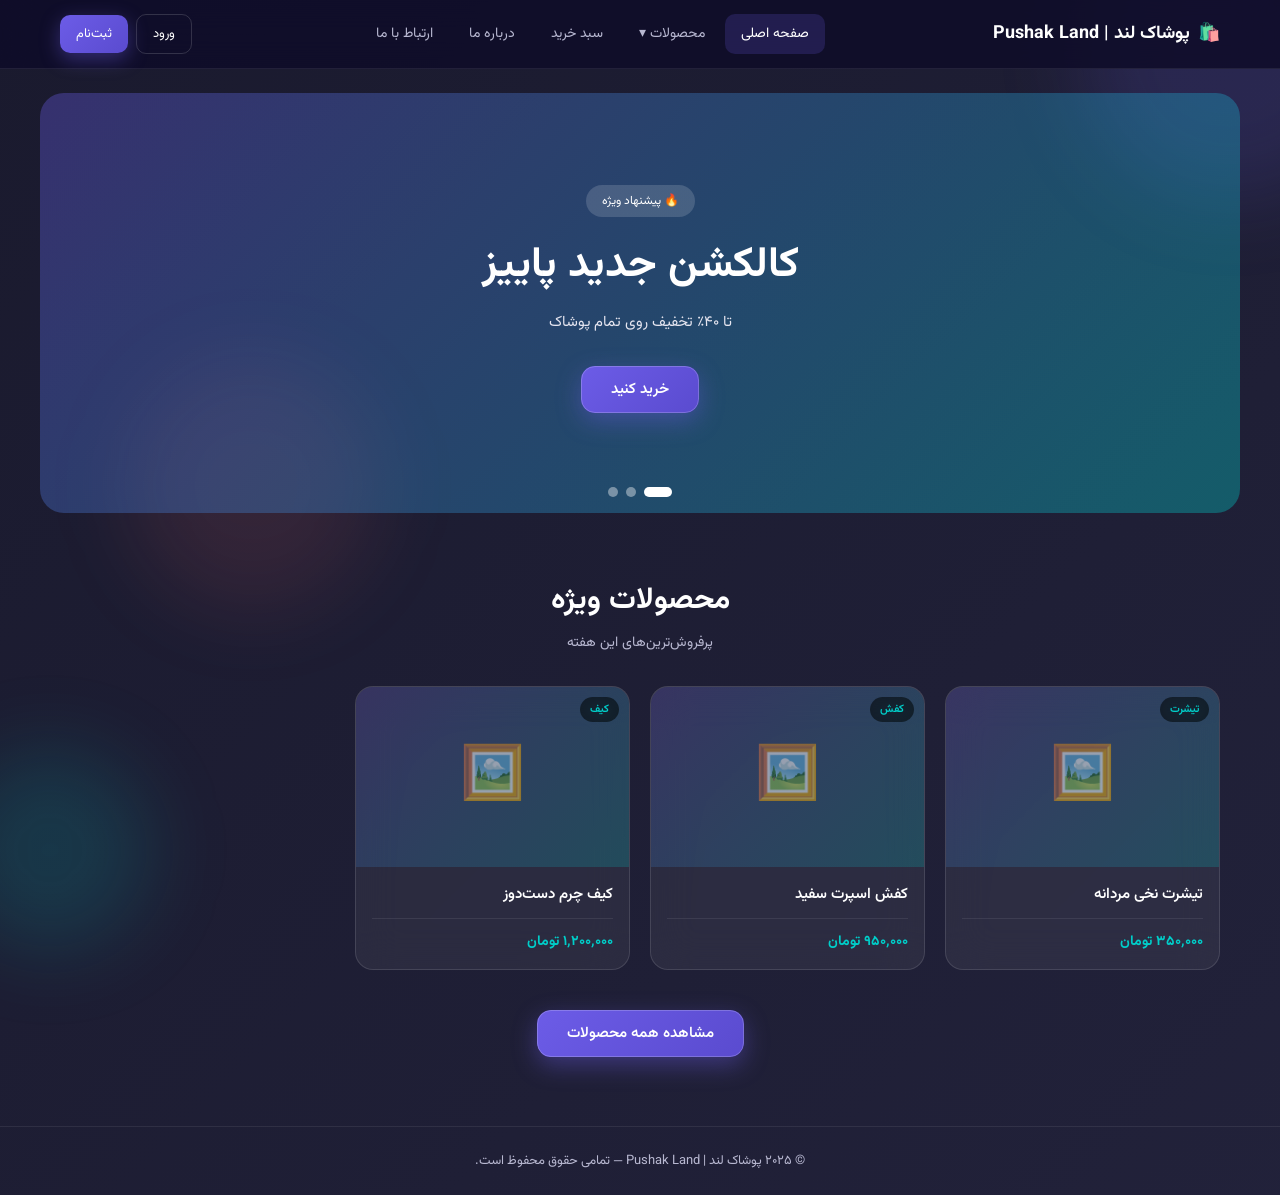
<file: index.html>
<!-- ============ index.html ============ -->
<!DOCTYPE html>
<html lang="fa" dir="rtl">
<head>
<meta charset="UTF-8">
<meta name="viewport" content="width=device-width, initial-scale=1.0">
<title>پوشاک لند | Pushak Land</title>
<link rel="stylesheet" href="style.css">
<link rel="stylesheet" href="shop.css">
</head>
<body class="shop-body">

<div class="bubble"></div>
<div class="bubble"></div>
<div class="bubble"></div>

<!-- هدر مشترک (توسط shop.js ساخته می‌شود) -->
<div id="siteHeader"></div>

<!-- اسلایدر تبلیغات -->
<section class="hero-slider">
  <div class="slide active">
    <div class="slide-content">
      <span class="slide-badge">🔥 پیشنهاد ویژه</span>
      <h1>کالکشن جدید پاییز</h1>
      <p>تا ۴۰٪ تخفیف روی تمام پوشاک</p>
      <a href="products.html" class="btn">خرید کنید</a>
    </div>
  </div>
  <div class="slide">
    <div class="slide-content">
      <span class="slide-badge">👟 جدید</span>
      <h1>کفش‌های اسپرت</h1>
      <p>راحتی و استایل در یک قدم</p>
      <a href="products.html?cat=کفش" class="btn">مشاهده</a>
    </div>
  </div>
  <div class="slide">
    <div class="slide-content">
      <span class="slide-badge">🎒 کیف و اکسسوری</span>
      <h1>استایل خودت را بساز</h1>
      <p>کیف‌های دست‌دوز با کیفیت</p>
      <a href="products.html?cat=کیف" class="btn">مشاهده</a>
    </div>
  </div>
  <div class="slider-dots">
    <span class="dot active" data-i="0"></span>
    <span class="dot" data-i="1"></span>
    <span class="dot" data-i="2"></span>
  </div>
</section>

<!-- محصولات ویژه -->
<section class="section">
  <h2 class="section-title">محصولات ویژه</h2>
  <p class="section-subtitle">پرفروش‌ترین‌های این هفته</p>
  <div class="products-grid" id="featuredGrid"></div>
  <div class="section-more">
    <a href="products.html" class="btn">مشاهده همه محصولات</a>
  </div>
</section>

<!-- فوتر -->
<footer class="shop-footer">
  <p>© ۲۰۲۵ پوشاک لند | Pushak Land — تمامی حقوق محفوظ است.</p>
</footer>

<script src="auth.js"></script>
<script src="shop.js"></script>
<script>
  initHeader('index');
  renderFeatured();
  initSlider();
</script>
</body>
</html>
</file>
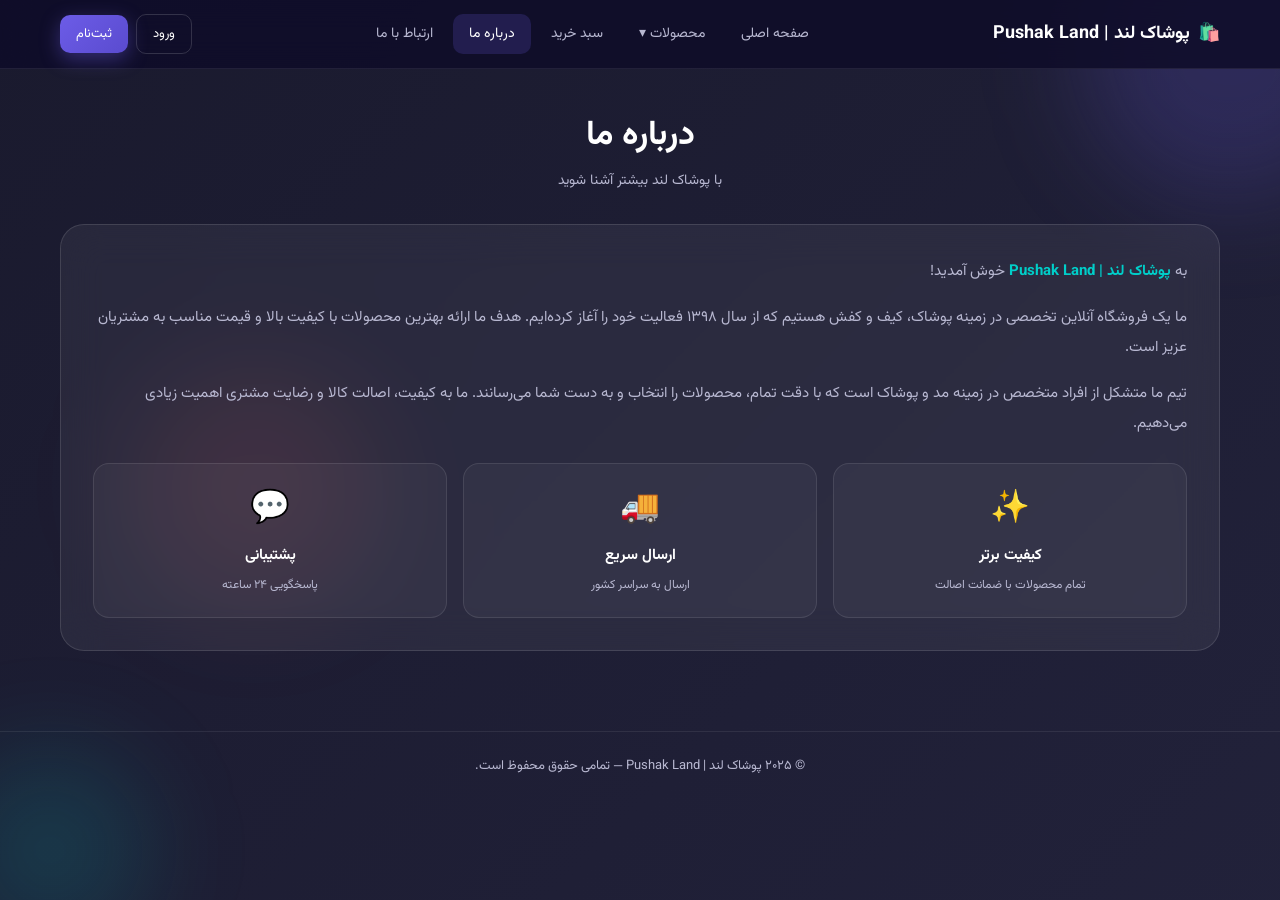
<file: about.html>
<!DOCTYPE html>
<html lang="fa" dir="rtl">
<head>
<meta charset="UTF-8">
<meta name="viewport" content="width=device-width, initial-scale=1.0">
<title>درباره ما | پوشاک لند</title>
<link rel="stylesheet" href="style.css">
<link rel="stylesheet" href="shop.css">
</head>
<body class="shop-body">

<div class="bg-bubble bubble-1"></div>
<div class="bg-bubble bubble-2"></div>
<div class="bg-bubble bubble-3"></div>

<div id="siteHeader"></div>

<main class="page-container">
  <h1 class="page-title">درباره ما</h1>
  <p class="page-subtitle">با پوشاک لند بیشتر آشنا شوید</p>

  <div class="about-content">
    <p>به <strong>پوشاک لند | Pushak Land</strong> خوش آمدید!</p>
    <p>ما یک فروشگاه آنلاین تخصصی در زمینه پوشاک، کیف و کفش هستیم که از سال ۱۳۹۸ فعالیت خود را آغاز کرده‌ایم. هدف ما ارائه بهترین محصولات با کیفیت بالا و قیمت مناسب به مشتریان عزیز است.</p>
    <p>تیم ما متشکل از افراد متخصص در زمینه مد و پوشاک است که با دقت تمام، محصولات را انتخاب و به دست شما می‌رسانند. ما به کیفیت، اصالت کالا و رضایت مشتری اهمیت زیادی می‌دهیم.</p>
    
    <div class="about-features">
      <div class="feature-card">
        <span class="feature-icon">✨</span>
        <h3>کیفیت برتر</h3>
        <p>تمام محصولات با ضمانت اصالت</p>
      </div>
      <div class="feature-card">
        <span class="feature-icon">🚚</span>
        <h3>ارسال سریع</h3>
        <p>ارسال به سراسر کشور</p>
      </div>
      <div class="feature-card">
        <span class="feature-icon">💬</span>
        <h3>پشتیبانی</h3>
        <p>پاسخگویی ۲۴ ساعته</p>
      </div>
    </div>
  </div>
</main>

<footer class="shop-footer">
  <p>© ۲۰۲۵ پوشاک لند | Pushak Land — تمامی حقوق محفوظ است.</p>
</footer>

<script src="auth.js"></script>
<script src="shop.js"></script>
<script>
  initHeader('about');
</script>
</body>
</html>
</file>
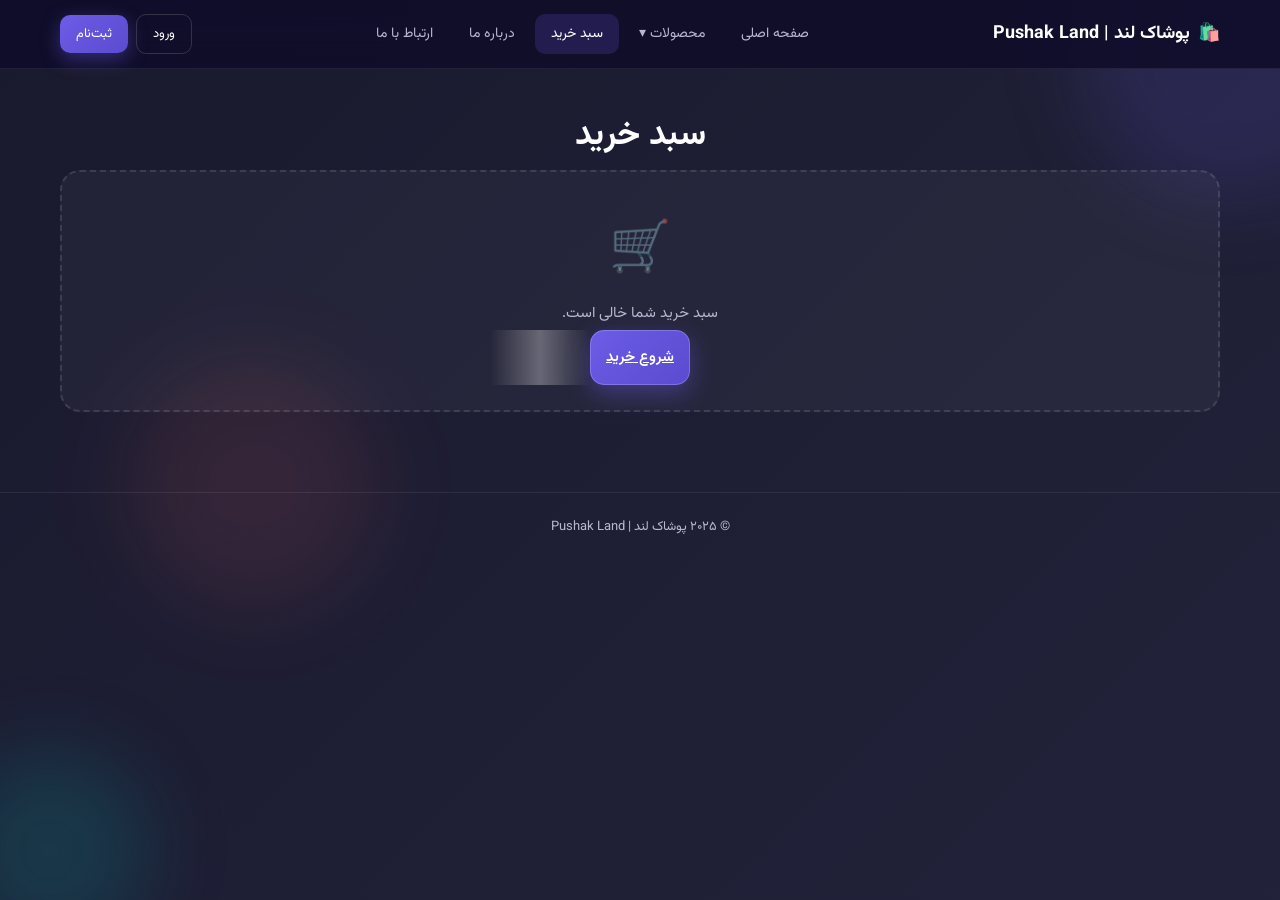
<file: cart.html>
<!-- ============ cart.html ============ -->
<!DOCTYPE html>
<html lang="fa" dir="rtl">
<head>
<meta charset="UTF-8">
<meta name="viewport" content="width=device-width, initial-scale=1.0">
<title>سبد خرید | پوشاک لند</title>
<link rel="stylesheet" href="style.css">
<link rel="stylesheet" href="shop.css">
</head>
<body class="shop-body">

<div class="bubble"></div>
<div class="bubble"></div>
<div class="bubble"></div>

<div id="siteHeader"></div>

<main class="page-container">
  <h1 class="page-title">سبد خرید</h1>
  <div id="cartContent"></div>
</main>

<footer class="shop-footer">
  <p>© ۲۰۲۵ پوشاک لند | Pushak Land</p>
</footer>

<script src="auth.js"></script>
<script src="shop.js"></script>
<script>
  initHeader('cart');
  renderCart();
</script>
</body>
</html>
</file>
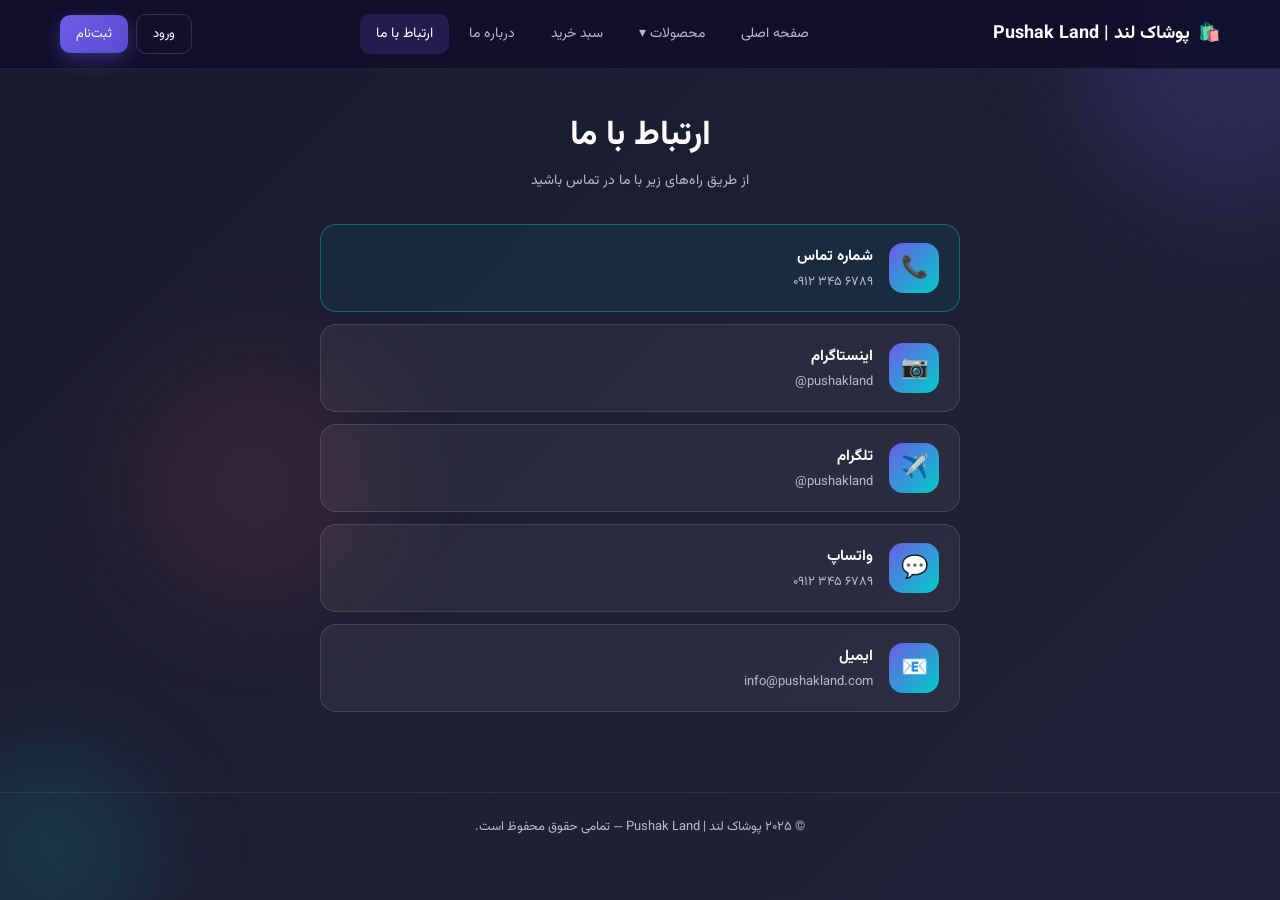
<file: contact.html>
<!DOCTYPE html>
<html lang="fa" dir="rtl">
<head>
<meta charset="UTF-8">
<meta name="viewport" content="width=device-width, initial-scale=1.0">
<title>ارتباط با ما | پوشاک لند</title>
<link rel="stylesheet" href="style.css">
<link rel="stylesheet" href="shop.css">
</head>
<body class="shop-body">

<div class="bg-bubble bubble-1"></div>
<div class="bg-bubble bubble-2"></div>
<div class="bg-bubble bubble-3"></div>

<div id="siteHeader"></div>

<main class="page-container">
  <h1 class="page-title">ارتباط با ما</h1>
  <p class="page-subtitle">از طریق راه‌های زیر با ما در تماس باشید</p>

  <div class="contact-list">
    
    <!-- شماره تماس (اولویت اول) -->
    <a href="tel:+989123456789" class="contact-item phone">
      <span class="contact-icon">📞</span>
      <div class="contact-info">
        <h3>شماره تماس</h3>
        <p>۰۹۱۲ ۳۴۵ ۶۷۸۹</p>
      </div>
    </a>

    <!-- اینستاگرام -->
    <a href="https://instagram.com/pushakland" target="_blank" class="contact-item">
      <span class="contact-icon">📷</span>
      <div class="contact-info">
        <h3>اینستاگرام</h3>
        <p>@pushakland</p>
      </div>
    </a>

    <!-- تلگرام -->
    <a href="https://t.me/pushakland" target="_blank" class="contact-item">
      <span class="contact-icon">✈️</span>
      <div class="contact-info">
        <h3>تلگرام</h3>
        <p>@pushakland</p>
      </div>
    </a>

    <!-- واتساپ -->
    <a href="https://wa.me/989123456789" target="_blank" class="contact-item">
      <span class="contact-icon">💬</span>
      <div class="contact-info">
        <h3>واتساپ</h3>
        <p>۰۹۱۲ ۳۴۵ ۶۷۸۹</p>
      </div>
    </a>

    <!-- ایمیل -->
    <a href="mailto:info@pushakland.com" class="contact-item">
      <span class="contact-icon">📧</span>
      <div class="contact-info">
        <h3>ایمیل</h3>
        <p>info@pushakland.com</p>
      </div>
    </a>

  </div>
</main>

<footer class="shop-footer">
  <p>© ۲۰۲۵ پوشاک لند | Pushak Land — تمامی حقوق محفوظ است.</p>
</footer>

<script src="auth.js"></script>
<script src="shop.js"></script>
<script>
  initHeader('contact');
</script>
</body>
</html>
</file>
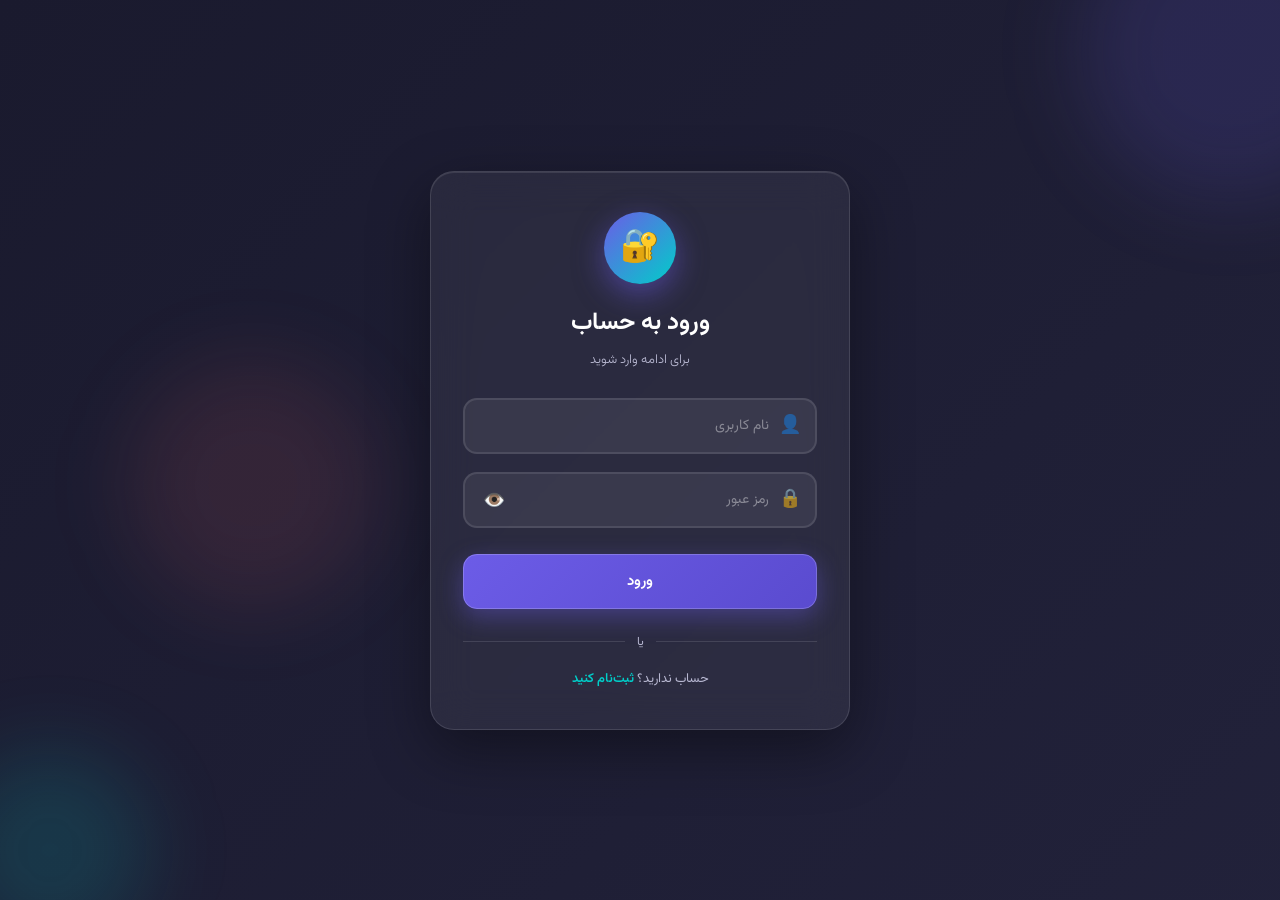
<file: login.html>
<!-- ============ login.html ============ -->
<!DOCTYPE html>
<html lang="fa" dir="rtl">
<head>
<meta charset="UTF-8">
<meta name="viewport" content="width=device-width, initial-scale=1.0">
<title>ورود</title>
<link rel="stylesheet" href="style.css">
</head>
<body>

<div class="bubble"></div>
<div class="bubble"></div>
<div class="bubble"></div>

<div class="container">
  <div class="card" id="loginPage">
    <div class="icon-circle">🔐</div>
    <h2>ورود به حساب</h2>
    <p class="subtitle">برای ادامه وارد شوید</p>

    <div class="message" id="loginMsg"></div>

    <form id="loginForm">
      <div class="input-group">
        <input type="text" id="loginUser" placeholder="نام کاربری" autocomplete="username" required>
        <span class="icon">👤</span>
      </div>
      <div class="input-group">
        <input type="password" id="loginPass" placeholder="رمز عبور" autocomplete="current-password" required>
        <span class="icon">🔒</span>
        <button type="button" class="toggle-pass" onclick="togglePassword('loginPass', this)">👁️</button>
      </div>
      <button type="submit" class="btn">ورود</button>
    </form>

    <div class="divider">یا</div>
    <p class="switch-text">حساب ندارید؟ <a href="register.html">ثبت‌نام کنید</a></p>
  </div>
</div>

<script src="auth.js"></script>
</body>
</html>
</file>
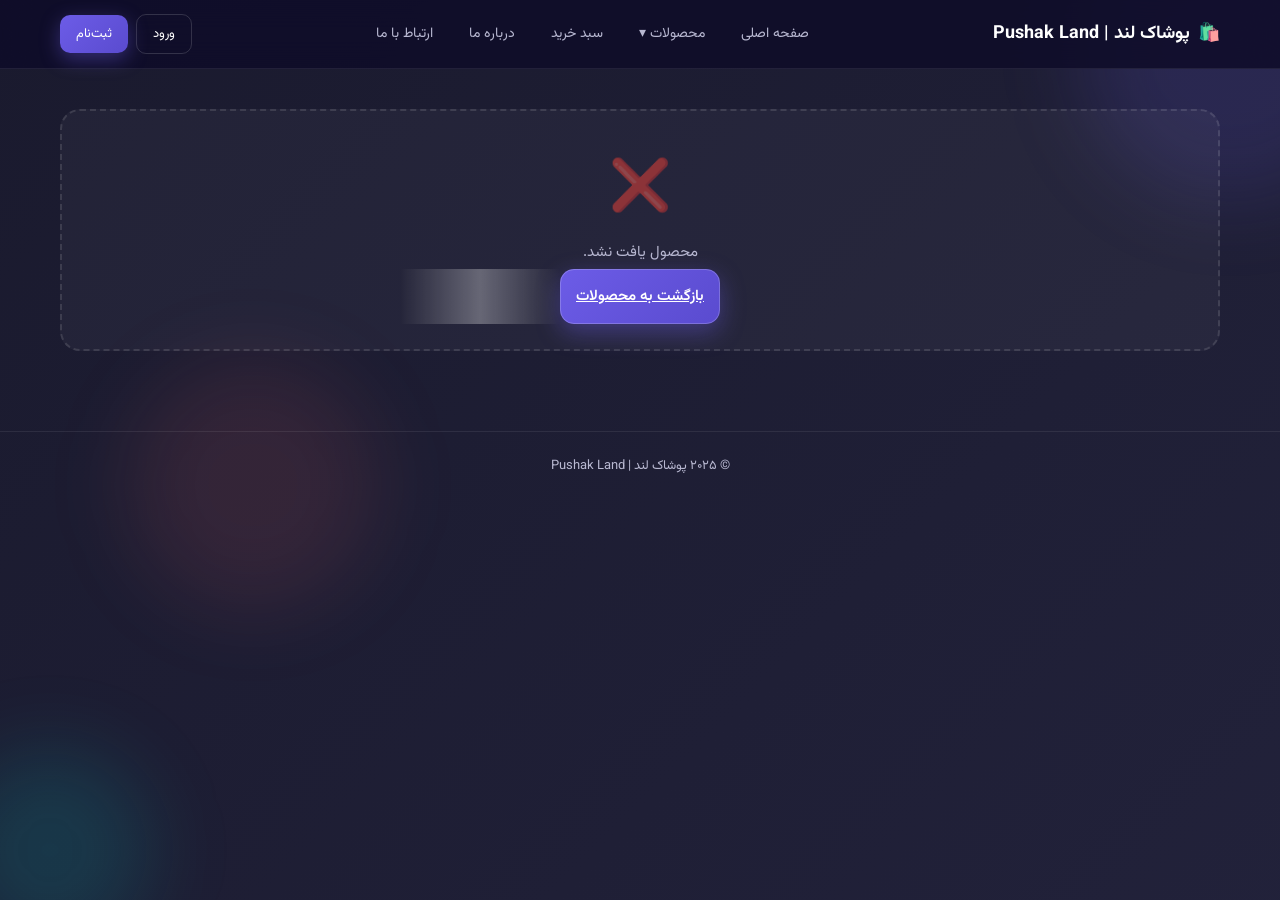
<file: product.html>
<!-- ============ product.html ============ -->
<!DOCTYPE html>
<html lang="fa" dir="rtl">
<head>
<meta charset="UTF-8">
<meta name="viewport" content="width=device-width, initial-scale=1.0">
<title>جزئیات محصول | پوشاک لند</title>
<link rel="stylesheet" href="style.css">
<link rel="stylesheet" href="shop.css">
</head>
<body class="shop-body">

<div class="bubble"></div>
<div class="bubble"></div>
<div class="bubble"></div>

<div id="siteHeader"></div>

<main class="page-container">
  <div id="productDetail"></div>
</main>

<footer class="shop-footer">
  <p>© ۲۰۲۵ پوشاک لند | Pushak Land</p>
</footer>

<script src="auth.js"></script>
<script src="shop.js"></script>
<script>
  initHeader('');
  renderProductDetail();
</script>
</body>
</html>
</file>
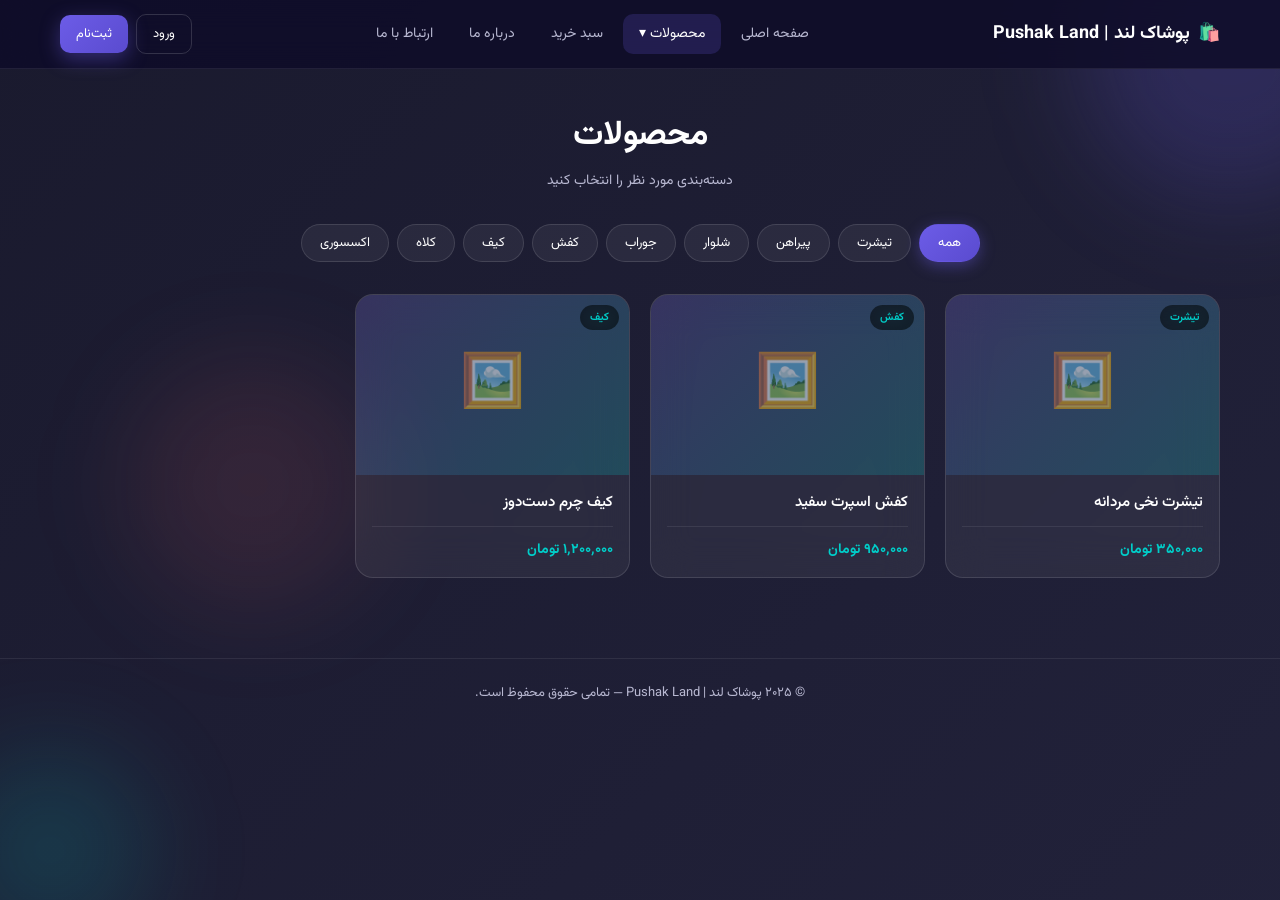
<file: products.html>
<!DOCTYPE html>
<html lang="fa" dir="rtl">
<head>
<meta charset="UTF-8">
<meta name="viewport" content="width=device-width, initial-scale=1.0">
<title>محصولات | پوشاک لند</title>
<link rel="stylesheet" href="style.css">
<link rel="stylesheet" href="shop.css">
</head>
<body class="shop-body">

<div class="bg-bubble bubble-1"></div>
<div class="bg-bubble bubble-2"></div>
<div class="bg-bubble bubble-3"></div>

<div id="siteHeader"></div>

<main class="page-container">
  <h1 class="page-title">محصولات</h1>
  <p class="page-subtitle">دسته‌بندی مورد نظر را انتخاب کنید</p>

  <!-- فیلتر دسته‌بندی (تب‌ها) -->
  <div class="category-tabs" id="categoryTabs"></div>

  <!-- گرید محصولات -->
  <div class="products-grid" id="productsGrid"></div>
  
  <!-- حالت خالی بودن (بدون دکمه آپلود) -->
  <div class="empty-state" id="emptyState" style="display:none;">
    <span>📦</span>
    <p>محصولی در این دسته یافت نشد.</p>
    <p style="font-size: 13px; opacity: 0.7;">(لطفاً لیست محصولات را در فایل products.json بررسی کنید)</p>
  </div>
</main>

<footer class="shop-footer">
  <p>© ۲۰۲۵ پوشاک لند | Pushak Land — تمامی حقوق محفوظ است.</p>
</footer>

<script src="auth.js"></script>
<script src="shop.js"></script>
<script>
  initHeader('products');
  initCategoryTabs();
  renderProductsPage();
</script>
</body>
</html>
</file>
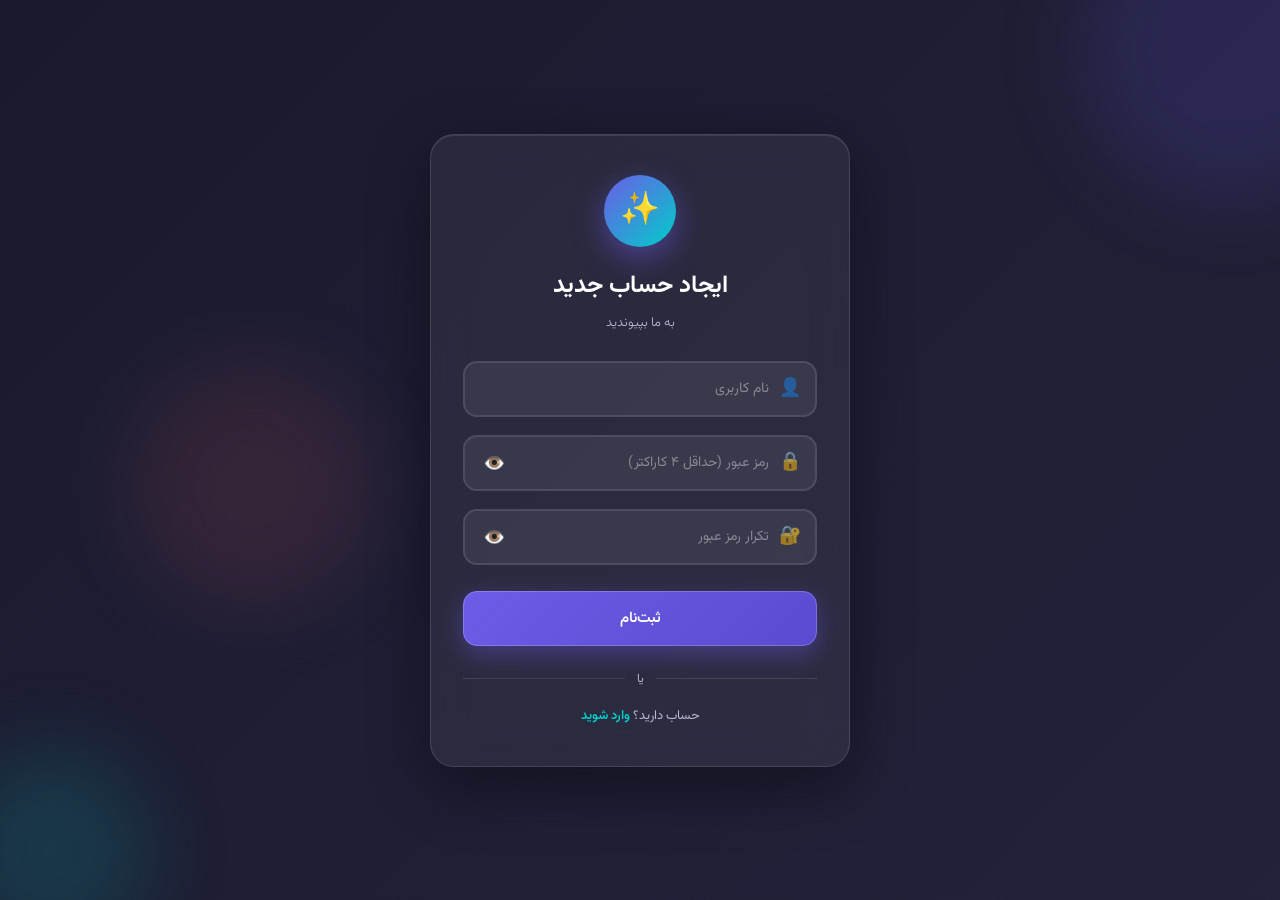
<file: register.html>
<!-- ============ register.html ============ -->
<!DOCTYPE html>
<html lang="fa" dir="rtl">
<head>
<meta charset="UTF-8">
<meta name="viewport" content="width=device-width, initial-scale=1.0">
<title>ثبت‌نام</title>
<link rel="stylesheet" href="style.css">
</head>
<body>

<div class="bubble"></div>
<div class="bubble"></div>
<div class="bubble"></div>

<div class="container">
  <div class="card" id="registerPage">
    <div class="icon-circle">✨</div>
    <h2>ایجاد حساب جدید</h2>
    <p class="subtitle">به ما بپیوندید</p>

    <div class="message" id="registerMsg"></div>

    <form id="registerForm">
      <div class="input-group">
        <input type="text" id="regUser" placeholder="نام کاربری" autocomplete="username" required>
        <span class="icon">👤</span>
      </div>
      <div class="input-group">
        <input type="password" id="regPass" placeholder="رمز عبور (حداقل ۴ کاراکتر)" autocomplete="new-password" required>
        <span class="icon">🔒</span>
        <button type="button" class="toggle-pass" onclick="togglePassword('regPass', this)">👁️</button>
      </div>
      <div class="input-group">
        <input type="password" id="regPass2" placeholder="تکرار رمز عبور" autocomplete="new-password" required>
        <span class="icon">🔐</span>
        <button type="button" class="toggle-pass" onclick="togglePassword('regPass2', this)">👁️</button>
      </div>
      <button type="submit" class="btn">ثبت‌نام</button>
    </form>

    <div class="divider">یا</div>
    <p class="switch-text">حساب دارید؟ <a href="login.html">وارد شوید</a></p>
  </div>
</div>

<script src="auth.js"></script>
</body>
</html>
</file>
<file: style.css>
/* ============ style.css ============ */
@import url('https://fonts.googleapis.com/css2?family=Vazirmatn:wght@300;400;600;700&display=swap');

* { margin: 0; padding: 0; box-sizing: border-box; }

:root {
  --primary: #6c5ce7;
  --primary-dark: #5a4bcf;
  --secondary: #00cec9;
  --bg-dark: #0f0c29;
  --bg-mid: #302b63;
  --bg-light: #24243e;
  --text: #ffffff;
  --text-muted: #b8b8d1;
  --error: #ff6b6b;
  --success: #51cf66;
}

body {
  font-family: 'Vazirmatn', Tahoma, sans-serif;
  min-height: 100vh;
  display: flex;
  justify-content: center;
  align-items: center;
  background: linear-gradient(-45deg, var(--bg-dark), var(--bg-mid), var(--bg-light), #1a1a2e);
  background-size: 400% 400%;
  animation: gradientShift 12s ease infinite;
  padding: 20px;
  overflow: hidden;
}

@keyframes gradientShift {
  0% { background-position: 0% 50%; }
  50% { background-position: 100% 50%; }
  100% { background-position: 0% 50%; }
}

.bubble {
  position: fixed;
  border-radius: 50%;
  background: rgba(108, 92, 231, 0.15);
  animation: float 15s infinite ease-in-out;
  pointer-events: none;
  filter: blur(40px);
}
.bubble:nth-child(1) { width: 300px; height: 300px; top: -100px; right: -100px; animation-delay: 0s; }
.bubble:nth-child(2) { width: 200px; height: 200px; bottom: -50px; left: -50px; background: rgba(0, 206, 201, 0.15); animation-delay: 3s; }
.bubble:nth-child(3) { width: 250px; height: 250px; top: 40%; left: 10%; background: rgba(255, 107, 107, 0.1); animation-delay: 6s; }

@keyframes float {
  0%, 100% { transform: translate(0, 0) scale(1); }
  33% { transform: translate(30px, -30px) scale(1.1); }
  66% { transform: translate(-20px, 20px) scale(0.9); }
}

.container {
  position: relative;
  width: 100%;
  max-width: 420px;
  z-index: 10;
}

.card {
  background: rgba(255, 255, 255, 0.06);
  backdrop-filter: blur(20px);
  -webkit-backdrop-filter: blur(20px);
  border: 1px solid rgba(255, 255, 255, 0.12);
  border-radius: 24px;
  padding: 40px 32px;
  box-shadow: 0 20px 60px rgba(0, 0, 0, 0.4), inset 0 1px 0 rgba(255, 255, 255, 0.1);
  animation: cardIn 0.7s cubic-bezier(0.16, 1, 0.3, 1);
  transition: transform 0.3s ease;
}

@keyframes cardIn {
  from { opacity: 0; transform: translateY(30px) scale(0.95); }
  to { opacity: 1; transform: translateY(0) scale(1); }
}

.card.hidden { display: none; }

.icon-circle {
  width: 72px;
  height: 72px;
  margin: 0 auto 20px;
  border-radius: 50%;
  display: flex;
  align-items: center;
  justify-content: center;
  background: linear-gradient(135deg, var(--primary), var(--secondary));
  box-shadow: 0 10px 30px rgba(108, 92, 231, 0.5);
  animation: pulse 2.5s ease-in-out infinite;
  font-size: 32px;
}

@keyframes pulse {
  0%, 100% { box-shadow: 0 10px 30px rgba(108, 92, 231, 0.5); }
  50% { box-shadow: 0 10px 45px rgba(108, 92, 231, 0.8); }
}

h2 {
  text-align: center;
  color: var(--text);
  font-size: 24px;
  font-weight: 700;
  margin-bottom: 8px;
}

.subtitle {
  text-align: center;
  color: var(--text-muted);
  font-size: 13px;
  margin-bottom: 28px;
  font-weight: 300;
}

.input-group {
  position: relative;
  margin-bottom: 18px;
}

.input-group .icon {
  position: absolute;
  right: 16px;
  top: 50%;
  transform: translateY(-50%);
  font-size: 18px;
  opacity: 0.6;
  transition: all 0.3s;
}

input {
  width: 100%;
  padding: 15px 46px 15px 16px;
  background: rgba(255, 255, 255, 0.07);
  border: 2px solid rgba(255, 255, 255, 0.1);
  border-radius: 14px;
  color: var(--text);
  font-family: inherit;
  font-size: 14px;
  outline: none;
  transition: all 0.3s cubic-bezier(0.16, 1, 0.3, 1);
}

input::placeholder { color: rgba(255, 255, 255, 0.4); }

input:focus {
  border-color: var(--primary);
  background: rgba(108, 92, 231, 0.1);
  box-shadow: 0 0 0 4px rgba(108, 92, 231, 0.15);
}

input:focus + .icon { opacity: 1; color: var(--secondary); }

.btn {
  width: 100%;
  padding: 16px;
  border: none;
  border-radius: 14px;
  font-family: inherit;
  font-size: 15px;
  font-weight: 600;
  color: #fff;
  cursor: pointer;
  position: relative;
  overflow: hidden;
  background: linear-gradient(135deg, var(--primary), var(--primary-dark));
  box-shadow: 0 8px 25px rgba(108, 92, 231, 0.4);
  transition: all 0.3s cubic-bezier(0.16, 1, 0.3, 1);
  margin-top: 8px;
}

.btn::before {
  content: '';
  position: absolute;
  top: 0;
  left: -100%;
  width: 100%;
  height: 100%;
  background: linear-gradient(90deg, transparent, rgba(255, 255, 255, 0.3), transparent);
  transition: left 0.5s;
}

.btn:hover {
  transform: translateY(-3px);
  box-shadow: 0 14px 35px rgba(108, 92, 231, 0.6);
}

.btn:hover::before { left: 100%; }

.btn:active { transform: translateY(-1px) scale(0.98); }

.btn::after {
  content: '';
  position: absolute;
  inset: 0;
  border-radius: 14px;
  border: 1px solid rgba(255, 255, 255, 0.2);
  pointer-events: none;
}

.btn.secondary {
  background: transparent;
  border: 2px solid rgba(255, 255, 255, 0.15);
  box-shadow: none;
  margin-top: 12px;
}

.btn.secondary:hover {
  border-color: var(--secondary);
  background: rgba(0, 206, 201, 0.1);
  box-shadow: 0 8px 25px rgba(0, 206, 201, 0.2);
}

.btn.logout {
  background: linear-gradient(135deg, #ff6b6b, #ee5253);
  box-shadow: 0 8px 25px rgba(255, 107, 107, 0.4);
  margin-top: 24px;
}

.divider {
  display: flex;
  align-items: center;
  gap: 12px;
  margin: 24px 0 4px;
  color: var(--text-muted);
  font-size: 12px;
}

.divider::before, .divider::after {
  content: '';
  flex: 1;
  height: 1px;
  background: rgba(255, 255, 255, 0.12);
}

.switch-text {
  text-align: center;
  color: var(--text-muted);
  font-size: 13px;
  margin-top: 18px;
}

.switch-text a {
  color: var(--secondary);
  text-decoration: none;
  font-weight: 600;
  cursor: pointer;
  transition: color 0.2s;
}

.switch-text a:hover { color: #fff; text-decoration: underline; }

.message {
  padding: 12px 16px;
  border-radius: 12px;
  font-size: 13px;
  margin-bottom: 18px;
  display: none;
  animation: slideDown 0.4s cubic-bezier(0.16, 1, 0.3, 1);
  font-weight: 500;
}

.message.show { display: block; }
.message.error { background: rgba(255, 107, 107, 0.15); color: #ff8787; border: 1px solid rgba(255, 107, 107, 0.3); }
.message.success { background: rgba(81, 207, 102, 0.15); color: #69db7c; border: 1px solid rgba(81, 207, 102, 0.3); }

@keyframes slideDown {
  from { opacity: 0; transform: translateY(-10px); }
  to { opacity: 1; transform: translateY(0); }
}

.toggle-pass {
  position: absolute;
  left: 16px;
  top: 50%;
  transform: translateY(-50%);
  background: none;
  border: none;
  color: var(--text-muted);
  cursor: pointer;
  font-size: 18px;
  padding: 4px;
  transition: color 0.2s;
}
.toggle-pass:hover { color: var(--secondary); }

.btn.loading {
  pointer-events: none;
  color: transparent;
}
.btn.loading::before {
  content: '';
  position: absolute;
  width: 20px;
  height: 20px;
  top: 50%;
  left: 50%;
  margin: -10px 0 0 -10px;
  border: 2px solid rgba(255, 255, 255, 0.3);
  border-top-color: #fff;
  border-radius: 50%;
  animation: spin 0.6s linear infinite;
}
@keyframes spin { to { transform: rotate(360deg); } }

.main-icon {
  font-size: 64px;
  text-align: center;
  margin-bottom: 20px;
  animation: bounce 2s ease infinite;
}
@keyframes bounce {
  0%, 100% { transform: translateY(0); }
  50% { transform: translateY(-10px); }
}

.welcome-name {
  background: linear-gradient(135deg, var(--secondary), var(--primary));
  -webkit-background-clip: text;
  -webkit-text-fill-color: transparent;
  background-clip: text;
  font-weight: 700;
}

.features {
  display: grid;
  gap: 12px;
  margin-top: 24px;
}
.feature-item {
  background: rgba(255, 255, 255, 0.05);
  border: 1px solid rgba(255, 255, 255, 0.08);
  border-radius: 12px;
  padding: 14px 16px;
  display: flex;
  align-items: center;
  gap: 12px;
  color: var(--text-muted);
  font-size: 13px;
  transition: all 0.3s;
  animation: cardIn 0.6s backwards;
}
.feature-item:nth-child(1) { animation-delay: 0.1s; }
.feature-item:nth-child(2) { animation-delay: 0.2s; }
.feature-item:nth-child(3) { animation-delay: 0.3s; }

.feature-item:hover {
  background: rgba(108, 92, 231, 0.15);
  border-color: rgba(108, 92, 231, 0.3);
  transform: translateX(-5px);
}
.feature-item span:first-child { font-size: 20px; }

@media (max-width: 480px) {
  .card { padding: 32px 24px; border-radius: 20px; }
  h2 { font-size: 21px; }
}
</file>
<file: shop.css>
/* =========================================
   استایل اختصاصی فروشگاه (پوشاک لند)
   ========================================= */

/* ۱. ریست کردن چیدمان برای فروشگاه */
body.shop-body {
  display: block !important; /* لغو flex از style.css */
  overflow-x: hidden !important;
  overflow-y: auto !important; /* باز کردن اسکرول */
  padding: 0 !important;
  margin: 0;
  min-height: 100vh;
  background-color: #0f0c29;
  background-image: linear-gradient(-45deg, #0f0c29, #302b63, #24243e, #1a1a2e);
  background-size: 400% 400%;
  animation: gradientShift 12s ease infinite;
  font-family: 'Vazirmatn', Tahoma, sans-serif;
}

@keyframes gradientShift {
  0% { background-position: 0% 50%; }
  50% { background-position: 100% 50%; }
  100% { background-position: 0% 50%; }
}

/* حباب‌های پس‌زمینه */
.bg-bubble {
  position: fixed;
  border-radius: 50%;
  filter: blur(50px);
  pointer-events: none;
  z-index: 0;
  animation: float 15s infinite ease-in-out;
}
.bubble-1 { width: 300px; height: 300px; top: -100px; right: -100px; background: rgba(108, 92, 231, 0.2); }
.bubble-2 { width: 200px; height: 200px; bottom: -50px; left: -50px; background: rgba(0, 206, 201, 0.15); animation-delay: 3s; }
.bubble-3 { width: 250px; height: 250px; top: 40%; left: 10%; background: rgba(255, 107, 107, 0.1); animation-delay: 6s; }

@keyframes float {
  0%, 100% { transform: translate(0, 0) scale(1); }
  33% { transform: translate(30px, -30px) scale(1.1); }
  66% { transform: translate(-20px, 20px) scale(0.9); }
}

/* ۲. هدر و منو */
.shop-header {
  position: sticky;
  top: 0;
  z-index: 1000;
  background: rgba(15, 12, 41, 0.85);
  backdrop-filter: blur(20px);
  -webkit-backdrop-filter: blur(20px);
  border-bottom: 1px solid rgba(255, 255, 255, 0.08);
}

.header-inner {
  max-width: 1200px;
  margin: 0 auto;
  padding: 14px 20px;
  display: flex;
  align-items: center;
  gap: 16px;
  flex-wrap: wrap;
  position: relative;
}

.logo {
  font-size: 18px;
  font-weight: 700;
  color: #fff;
  text-decoration: none;
  display: flex;
  align-items: center;
  gap: 8px;
  white-space: nowrap;
}

/* دکمه ۳ خط (همبرگری) */
.hamburger {
  display: none;
  flex-direction: column;
  justify-content: center;
  gap: 5px;
  width: 42px;
  height: 42px;
  background: rgba(255,255,255,0.07);
  border: 1px solid rgba(255,255,255,0.12);
  border-radius: 10px;
  cursor: pointer;
  padding: 0 10px;
  transition: all 0.3s;
}
.hamburger span {
  display: block;
  height: 2px;
  width: 100%;
  background: #fff;
  border-radius: 2px;
  transition: all 0.3s;
}
.hamburger.open span:nth-child(1) { transform: translateY(7px) rotate(45deg); }
.hamburger.open span:nth-child(2) { opacity: 0; }
.hamburger.open span:nth-child(3) { transform: translateY(-7px) rotate(-45deg); }

/* منوی افقی دسکتاپ */
.nav-links {
  display: flex;
  align-items: center;
  gap: 4px;
  flex: 1;
  justify-content: center;
}

.nav-links > a,
.nav-dropdown > a {
  color: #b8b8d1;
  text-decoration: none;
  font-size: 14px;
  padding: 9px 16px;
  border-radius: 10px;
  transition: all 0.3s;
  position: relative;
  display: inline-flex;
  align-items: center;
  gap: 4px;
  white-space: nowrap;
}

.nav-links > a:hover,
.nav-links > a.active,
.nav-dropdown > a:hover,
.nav-dropdown > a.active {
  color: #fff;
  background: rgba(108, 92, 231, 0.2);
}

/* زیرمنو دسکتاپ */
.nav-dropdown { position: relative; }
.dropdown-menu {
  position: absolute;
  top: calc(100% + 6px);
  right: 0;
  min-width: 160px;
  background: rgba(20, 16, 50, 0.98);
  backdrop-filter: blur(20px);
  border: 1px solid rgba(255,255,255,0.1);
  border-radius: 12px;
  padding: 8px;
  display: none;
  flex-direction: column;
  box-shadow: 0 15px 40px rgba(0,0,0,0.5);
  z-index: 100;
}
.nav-dropdown:hover .dropdown-menu,
.nav-dropdown:focus-within .dropdown-menu { display: flex; }
.dropdown-menu a {
  color: #b8b8d1;
  text-decoration: none;
  font-size: 13px;
  padding: 10px 14px;
  border-radius: 8px;
  transition: all 0.2s;
}
.dropdown-menu a:hover { background: rgba(108, 92, 231, 0.25); color: #fff; }

/* نشان سبد خرید */
.cart-badge {
  display: inline-block;
  background: #00cec9;
  color: #000;
  font-size: 10px;
  font-weight: 700;
  border-radius: 50px;
  padding: 1px 7px;
  margin-right: 4px;
}

/* دکمه‌های ورود و ثبت‌نام */
.auth-buttons {
  display: flex;
  align-items: center;
  gap: 8px;
  flex-wrap: wrap;
}
.header-btn {
  padding: 9px 16px;
  border-radius: 10px;
  border: 1px solid rgba(255, 255, 255, 0.15);
  background: transparent;
  color: #fff;
  font-family: inherit;
  font-size: 13px;
  text-decoration: none;
  cursor: pointer;
  transition: all 0.3s;
}
.header-btn:hover { border-color: #00cec9; background: rgba(0,206,201,0.1); }
.header-btn.primary {
  background: linear-gradient(135deg, #6c5ce7, #5a4bcf);
  border: none;
  box-shadow: 0 6px 20px rgba(108,92,231,0.4);
}
.header-btn.primary:hover { box-shadow: 0 10px 30px rgba(108,92,231,0.6); }
.header-btn.danger { border-color: rgba(255,107,107,0.5); color: #ff8787; }
.header-btn.danger:hover { background: rgba(255,107,107,0.15); }
.welcome-chip {
  padding: 9px 14px;
  border-radius: 10px;
  background: rgba(0,206,201,0.15);
  color: #00cec9;
  font-size: 13px;
  font-weight: 600;
}

/* ۳. اسلایدر تبلیغات */
.hero-slider {
  position: relative;
  height: 420px;
  max-width: 1200px;
  margin: 24px auto;
  border-radius: 24px;
  overflow: hidden;
  background: linear-gradient(135deg, rgba(108,92,231,0.35), rgba(0,206,201,0.35));
  z-index: 5;
  width: calc(100% - 40px);
}

.slide {
  position: absolute;
  inset: 0;
  display: flex;
  align-items: center;
  justify-content: center;
  text-align: center;
  padding: 30px;
  opacity: 0;
  transition: opacity 0.8s;
  pointer-events: none;
}

.slide.active { opacity: 1; pointer-events: auto; }
.slide-content { max-width: 500px; }
.slide-badge {
  display: inline-block;
  padding: 7px 16px;
  border-radius: 50px;
  background: rgba(255,255,255,0.15);
  color: #fff;
  font-size: 12px;
  margin-bottom: 16px;
}
.slide h1 {
  font-size: clamp(26px, 4vw, 42px);
  color: #fff;
  margin-bottom: 12px;
}
.slide p { color: #e5e5f0; font-size: 15px; margin-bottom: 24px; }
.slide .btn { 
  display: inline-block; 
  width: auto; 
  padding: 12px 30px; 
  text-decoration: none; 
}

.slider-dots {
  position: absolute;
  bottom: 16px;
  left: 50%;
  transform: translateX(-50%);
  display: flex;
  gap: 8px;
}
.dot {
  width: 10px;
  height: 10px;
  border-radius: 50%;
  background: rgba(255,255,255,0.4);
  cursor: pointer;
  transition: all 0.3s;
}
.dot.active { background: #fff; width: 28px; border-radius: 50px; }

/* ۴. بخش‌های عمومی */
.section {
  max-width: 1200px;
  margin: 0 auto;
  padding: 40px 20px 60px;
  position: relative;
  z-index: 5;
}
.section-title {
  text-align: center;
  font-size: clamp(22px, 3vw, 30px);
  color: #fff;
  margin-bottom: 8px;
}
.section-subtitle {
  text-align: center;
  color: #b8b8d1;
  font-size: 14px;
  margin-bottom: 32px;
}
.section-more { text-align: center; margin-top: 32px; }
.section-more .btn {
  display: inline-block;
  width: auto;
  padding: 12px 30px;
  text-decoration: none;
}

/* ۵. گرید محصولات */
.products-grid {
  display: grid;
  grid-template-columns: repeat(auto-fill, minmax(220px, 1fr));
  gap: 20px;
}

.product-card {
  background: rgba(255,255,255,0.06);
  backdrop-filter: blur(20px);
  border: 1px solid rgba(255,255,255,0.12);
  border-radius: 18px;
  overflow: hidden;
  text-decoration: none;
  transition: all 0.4s cubic-bezier(0.16,1,0.3,1);
  animation: cardIn 0.6s backwards;
  display: flex;
  flex-direction: column;
}

.product-card:hover {
  transform: translateY(-8px);
  border-color: rgba(108,92,231,0.5);
  box-shadow: 0 20px 50px rgba(108,92,231,0.3);
}

.product-image {
  position: relative;
  height: 180px;
  background: linear-gradient(135deg, rgba(108,92,231,0.2), rgba(0,206,201,0.2));
  display: flex;
  align-items: center;
  justify-content: center;
  overflow: hidden;
}

.product-image img {
  width: 100%;
  height: 100%;
  object-fit: cover;
  transition: transform 0.4s;
}
.product-card:hover .product-image img { transform: scale(1.08); }
.placeholder-img { font-size: 52px; opacity: 0.5; }

.product-category {
  position: absolute;
  top: 10px;
  right: 10px;
  padding: 4px 10px;
  border-radius: 50px;
  background: rgba(0,0,0,0.6);
  backdrop-filter: blur(10px);
  color: #00cec9;
  font-size: 11px;
  font-weight: 600;
}

.product-info { padding: 16px; flex: 1; display: flex; flex-direction: column; justify-content: space-between; }
.product-info h3 {
  color: #fff;
  font-size: 15px;
  margin-bottom: 12px;
  font-weight: 600;
}

.product-footer {
  display: flex;
  justify-content: space-between;
  align-items: center;
  padding-top: 12px;
  border-top: 1px solid rgba(255,255,255,0.08);
}
.product-price { color: #00cec9; font-weight: 700; font-size: 14px; }

/* ۶. فوتر */
.shop-footer {
  text-align: center;
  padding: 24px;
  border-top: 1px solid rgba(255,255,255,0.08);
  color: #b8b8d1;
  font-size: 13px;
  position: relative;
  z-index: 5;
}

/* ۷. حالت خالی (بدون محصول) */
.empty-state {
  text-align: center;
  padding: 40px 20px;
  background: rgba(255,255,255,0.04);
  border: 2px dashed rgba(255,255,255,0.12);
  border-radius: 20px;
  grid-column: 1 / -1;
}
.empty-state span { font-size: 50px; display: block; margin-bottom: 12px; opacity: 0.5; }
.empty-state p { color: #b8b8d1; font-size: 15px; margin-bottom: 20px; }

/* ۸. انیمیشن ورود کارت‌ها */
@keyframes cardIn {
  from { opacity: 0; transform: translateY(20px); }
  to { opacity: 1; transform: translateY(0); }
}

/* =========================================
   ۹. ریسپانسیو (موبایل و تبلت)
   ========================================= */
@media (max-width: 900px) {
  .hamburger { display: flex; }
  .header-inner { justify-content: space-between; flex-wrap: nowrap; }
  
  /* منوی موبایل: افقی و دکمه‌ای */
  .nav-links {
    display: none; /* پیش‌فرض مخفی */
    position: absolute;
    top: 100%;
    right: 0;
    left: 0;
    flex-direction: row; /* ✨ افقی شدن منو */
    flex-wrap: wrap;     /* ✨ شکستن به خط بعد در صورت نیاز */
    align-items: center;
    justify-content: center;
    background: rgba(15,12,41,0.98);
    backdrop-filter: blur(20px);
    border-bottom: 1px solid rgba(255,255,255,0.1);
    padding: 16px;
    gap: 10px;
    z-index: 1000;
    box-shadow: 0 10px 30px rgba(0,0,0,0.5);
  }
  
  .nav-links.open { display: flex; } /* کلاس open برای نمایش منو */
  
  /* استایل آیتم‌های منو در موبایل */
  .nav-links > a,
  .nav-dropdown > a { 
    width: auto; 
    padding: 10px 18px; 
    justify-content: center; 
    border-radius: 50px; 
    background: rgba(255,255,255,0.05);
    border: 1px solid rgba(255,255,255,0.1);
    font-size: 13px;
  }
  .nav-links > a.active,
  .nav-dropdown > a.active {
    background: rgba(108, 92, 231, 0.4);
    border-color: rgba(108, 92, 231, 0.6);
    color: #fff;
  }

  .nav-dropdown { 
    width: auto; 
    position: static; /* برای اینکه زیرمنو نسبت به کل منو موقعیت بگیرد */
  }
  
  /* زیرمنوی موبایل (باز شونده با کلیک) */
  .dropdown-menu {
    position: absolute;
    top: calc(100% + 8px);
    right: 16px;
    left: 16px;
    min-width: auto;
    display: none; /* پیش‌فرض مخفی */
    flex-direction: row; /* ✨ زیرمنو هم افقی */
    flex-wrap: wrap;
    justify-content: center;
    background: rgba(30, 25, 70, 0.98);
    border: 1px solid rgba(255,255,255,0.15);
    box-shadow: 0 10px 30px rgba(0,0,0,0.5);
    border-radius: 12px;
    padding: 12px;
    z-index: 1001;
    gap: 8px;
  }
  
  /* کلاس open برای نمایش زیرمنو */
  .dropdown-menu.open {
    display: flex;
  }

  .dropdown-menu a { 
    padding: 8px 16px; 
    font-size: 12px; 
    border-radius: 50px;
    background: rgba(255,255,255,0.05);
    border: 1px solid rgba(255,255,255,0.1);
  }
}

@media (max-width: 600px) {
  .header-inner { padding: 12px 16px; }
  .logo { font-size: 15px; }
  .logo span { font-size: 13px; }
  .auth-buttons { display: none; } /* مخفی کردن دکمه‌های ورود در موبایل برای تمیزی هدر */
  
  .hero-slider { 
    height: 340px; 
    margin: 16px auto; 
    border-radius: 18px; 
    width: calc(100% - 32px);
  }
  
  .products-grid { 
    grid-template-columns: repeat(auto-fill, minmax(160px, 1fr)); 
    gap: 12px; 
  }
  .product-image { height: 140px; }
  .product-info { padding: 12px; }
  .product-info h3 { font-size: 13px; }
  .product-price { font-size: 12px; }
  .section { padding: 30px 16px; }
}
/* =========================================
   ۱۰. صفحات داخلی (درباره ما، ارتباط با ما، جزئیات محصول، سبد خرید)
   ========================================= */

.page-container {
  max-width: 1200px;
  margin: 0 auto;
  padding: 40px 20px 80px;
  position: relative;
  z-index: 5;
}

.page-title {
  text-align: center;
  color: #fff;
  font-size: clamp(24px, 4vw, 34px);
  margin-bottom: 8px;
}

.page-subtitle {
  text-align: center;
  color: #b8b8d1;
  font-size: 14px;
  margin-bottom: 32px;
}

/* --- صفحه درباره ما --- */
.about-content {
  background: rgba(255,255,255,0.06);
  backdrop-filter: blur(20px);
  border: 1px solid rgba(255,255,255,0.12);
  border-radius: 24px;
  padding: 32px;
}
.about-content p {
  color: #b8b8d1;
  font-size: 15px;
  line-height: 2;
  margin-bottom: 16px;
}
.about-content strong { color: #00cec9; }

.about-features {
  display: grid;
  grid-template-columns: repeat(auto-fit, minmax(200px, 1fr));
  gap: 16px;
  margin-top: 24px;
}

.feature-card {
  background: rgba(255,255,255,0.04);
  border: 1px solid rgba(255,255,255,0.1);
  border-radius: 16px;
  padding: 20px;
  text-align: center;
  transition: all 0.3s;
}
.feature-card:hover { transform: translateY(-4px); border-color: rgba(0,206,201,0.4); }
.feature-icon { font-size: 32px; display: block; margin-bottom: 10px; }
.feature-card h3 { color: #fff; font-size: 15px; margin-bottom: 6px; }
.feature-card p { color: #b8b8d1; font-size: 12px; margin: 0; }

/* --- صفحه ارتباط با ما --- */
.contact-list {
  max-width: 640px;
  margin: 0 auto;
  display: flex;
  flex-direction: column;
  gap: 12px;
}

.contact-item {
  display: flex;
  align-items: center;
  gap: 16px;
  background: rgba(255,255,255,0.06);
  border: 1px solid rgba(255,255,255,0.12);
  border-radius: 16px;
  padding: 18px 20px;
  text-decoration: none;
  transition: all 0.3s;
}
.contact-item:hover {
  transform: translateX(-6px);
  border-color: rgba(108,92,231,0.5);
  background: rgba(108,92,231,0.12);
}

/* شماره تماس متمایز */
.contact-item.phone {
  border-color: rgba(0,206,201,0.4);
  background: rgba(0,206,201,0.08);
}
.contact-item.phone:hover { border-color: #00cec9; background: rgba(0,206,201,0.15); }

.contact-icon {
  width: 50px;
  height: 50px;
  border-radius: 14px;
  background: linear-gradient(135deg, #6c5ce7, #00cec9);
  display: flex;
  align-items: center;
  justify-content: center;
  font-size: 22px;
  flex-shrink: 0;
}

.contact-info h3 { color: #fff; font-size: 15px; margin-bottom: 4px; }
.contact-info p { color: #b8b8d1; font-size: 13px; direction: ltr; text-align: right; }

/* --- صفحه جزئیات محصول --- */
.product-detail {
  display: grid;
  grid-template-columns: 1fr 1fr;
  gap: 40px;
  background: rgba(255,255,255,0.06);
  backdrop-filter: blur(20px);
  border: 1px solid rgba(255,255,255,0.12);
  border-radius: 24px;
  padding: 32px;
  animation: cardIn 0.6s;
}

.detail-image {
  border-radius: 18px;
  overflow: hidden;
  background: linear-gradient(135deg, rgba(108,92,231,0.2), rgba(0,206,201,0.2));
  min-height: 300px;
  display: flex;
  align-items: center;
  justify-content: center;
}
.detail-image img { width: 100%; height: 100%; object-fit: cover; }
.detail-image .placeholder-img { font-size: 100px; }

.detail-info { display: flex; flex-direction: column; justify-content: center; }
.detail-info h1 { color: #fff; font-size: 26px; margin: 12px 0; }
.detail-price {
  color: #00cec9;
  font-size: 22px;
  font-weight: 700;
  margin-bottom: 20px;
}
.detail-desc {
  color: #b8b8d1;
  font-size: 14px;
  line-height: 1.9;
  margin-bottom: 24px;
}
.product-category.inline {
  position: static;
  display: inline-block;
  margin-bottom: 8px;
  align-self: flex-start;
}

.qty-selector {
  display: flex;
  align-items: center;
  gap: 12px;
  margin-bottom: 20px;
}
.qty-selector label { color: #b8b8d1; font-size: 14px; }
.qty-selector input {
  width: 80px;
  padding: 10px;
  background: rgba(255,255,255,0.07);
  border: 2px solid rgba(255,255,255,0.1);
  border-radius: 10px;
  color: #fff;
  font-family: inherit;
  text-align: center;
  outline: none;
  transition: all 0.3s;
}
.qty-selector input:focus { border-color: #6c5ce7; }

.back-link {
  display: inline-block;
  margin-top: 16px;
  color: #00cec9;
  text-decoration: none;
  font-size: 13px;
  transition: color 0.2s;
}
.back-link:hover { color: #fff; text-decoration: underline; }

/* --- صفحه سبد خرید --- */
.cart-list {
  display: flex;
  flex-direction: column;
  gap: 12px;
  margin-bottom: 24px;
}

.cart-item {
  display: flex;
  align-items: center;
  gap: 16px;
  background: rgba(255,255,255,0.06);
  border: 1px solid rgba(255,255,255,0.1);
  border-radius: 16px;
  padding: 14px;
  animation: cardIn 0.4s;
}

.cart-img {
  width: 70px;
  height: 70px;
  border-radius: 12px;
  background: linear-gradient(135deg, rgba(108,92,231,0.2), rgba(0,206,201,0.2));
  display: flex;
  align-items: center;
  justify-content: center;
  font-size: 28px;
  overflow: hidden;
  flex-shrink: 0;
}
.cart-img img { width: 100%; height: 100%; object-fit: cover; }

.cart-info { flex: 1; min-width: 0; }
.cart-info h3 { color: #fff; font-size: 15px; margin-bottom: 4px; }
.cart-price { color: #00cec9; font-size: 13px; }

.cart-qty { display: flex; align-items: center; gap: 8px; }
.cart-qty button {
  width: 32px;
  height: 32px;
  border-radius: 8px;
  background: rgba(108,92,231,0.2);
  border: 1px solid rgba(108,92,231,0.3);
  color: #fff;
  cursor: pointer;
  font-size: 16px;
  transition: all 0.2s;
}
.cart-qty button:hover { background: #6c5ce7; }
.cart-qty span { color: #fff; min-width: 20px; text-align: center; font-size: 14px; }

.cart-remove {
  width: 34px;
  height: 34px;
  border-radius: 50%;
  background: rgba(255,107,107,0.15);
  border: 1px solid rgba(255,107,107,0.3);
  color: #ff8787;
  cursor: pointer;
  transition: all 0.2s;
}
.cart-remove:hover { background: rgba(255,107,107,0.3); }

.cart-summary {
  background: rgba(255,255,255,0.06);
  border: 1px solid rgba(255,255,255,0.12);
  border-radius: 16px;
  padding: 20px;
  display: flex;
  align-items: center;
  justify-content: space-between;
  gap: 16px;
  flex-wrap: wrap;
}
.cart-total { color: #b8b8d1; font-size: 16px; }
.cart-total strong { color: #00cec9; font-size: 20px; margin-right: 8px; }
.cart-summary .btn { width: auto; padding: 14px 32px; margin: 0; }

/* --- واکنش‌گرایی صفحات داخلی --- */
@media (max-width: 768px) {
  .product-detail { grid-template-columns: 1fr; padding: 20px; gap: 20px; }
  .detail-image { min-height: 240px; }
  .about-content { padding: 20px; }
  .cart-item { flex-wrap: wrap; }
  .cart-info { flex-basis: 100%; order: 3; }
  .cart-img { order: 1; }
  .cart-qty { order: 2; margin-right: auto; }
  .cart-remove { order: 2; }
  .cart-summary { flex-direction: column; align-items: stretch; text-align: center; }
  .cart-summary .btn { width: 100%; }
}
/* استایل تب‌های دسته‌بندی (رفع مشکل نوشته‌های آبی) */
.category-tabs {
  display: flex;
  flex-wrap: wrap;
  justify-content: center;
  gap: 8px;
  margin-bottom: 32px;
  position: relative;
  z-index: 10;
}

.cat-tab {
  display: inline-block;
  padding: 8px 18px;
  background: rgba(255, 255, 255, 0.06);
  border: 1px solid rgba(255, 255, 255, 0.12);
  border-radius: 50px;
  color: #fff;
  text-decoration: none;
  font-size: 13px;
  transition: all 0.3s;
}

.cat-tab:hover {
  background: rgba(108, 92, 231, 0.3);
  border-color: rgba(108, 92, 231, 0.6);
}

.cat-tab.active {
  background: linear-gradient(135deg, #6c5ce7, #5a4bcf);
  border-color: transparent;
  box-shadow: 0 4px 15px rgba(108, 92, 231, 0.4);
  color: #fff;
}
</file>
